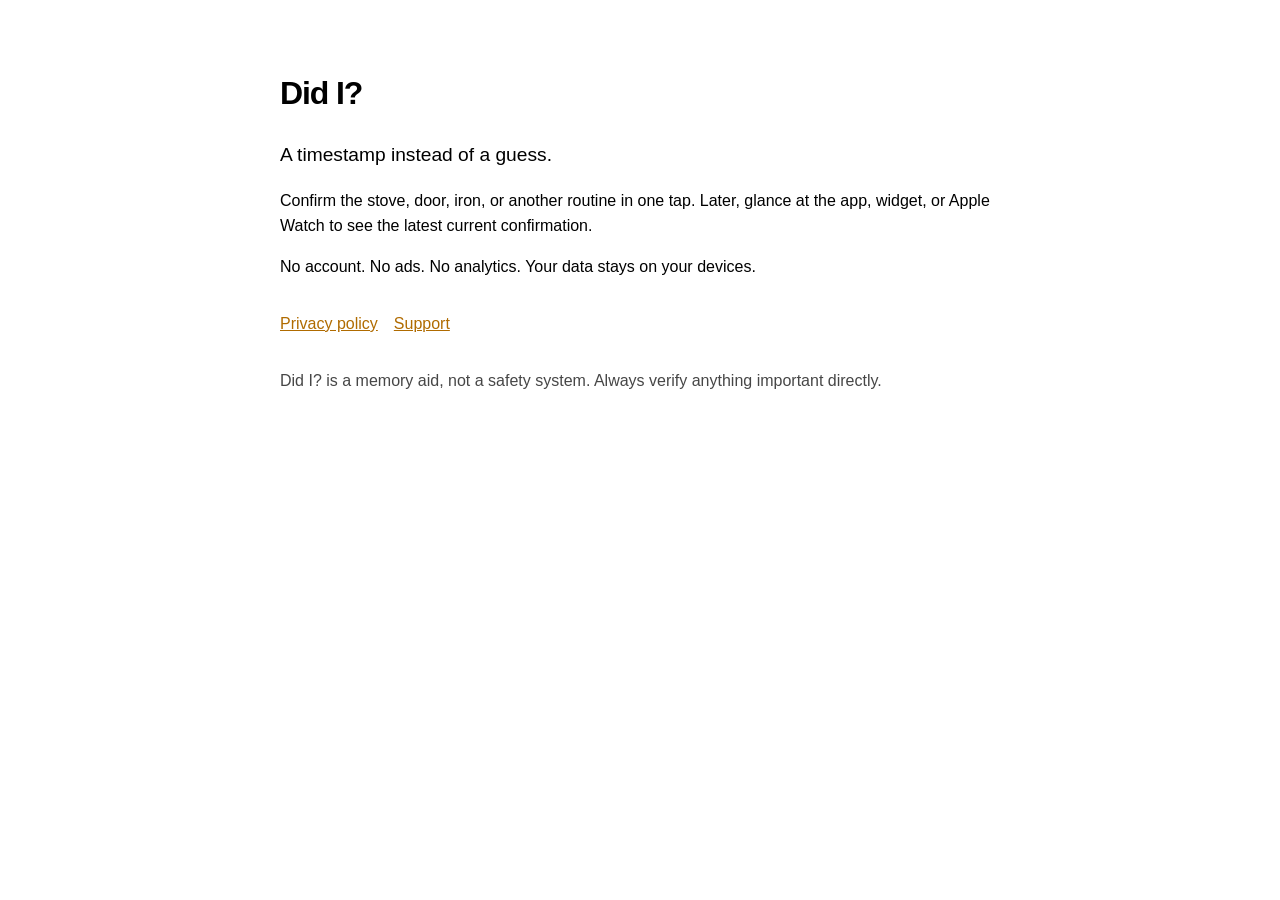
<file: docs/index.html>
<!doctype html>
<html lang="en">
<head>
  <meta charset="utf-8">
  <meta name="viewport" content="width=device-width, initial-scale=1">
  <title>Did I? — one-tap confirmation</title>
  <meta name="description" content="A private one-tap memory aid for everyday household checks.">
  <link rel="stylesheet" href="styles.css">
</head>
<body>
  <main>
    <h1>Did I?</h1>
    <p class="lede">A timestamp instead of a guess.</p>
    <p>Confirm the stove, door, iron, or another routine in one tap. Later, glance at the app, widget, or Apple Watch to see the latest current confirmation.</p>
    <p>No account. No ads. No analytics. Your data stays on your devices.</p>
    <nav aria-label="Information">
      <a href="privacy/">Privacy policy</a>
      <a href="support/">Support</a>
    </nav>
    <p class="note">Did I? is a memory aid, not a safety system. Always verify anything important directly.</p>
  </main>
</body>
</html>
</file>
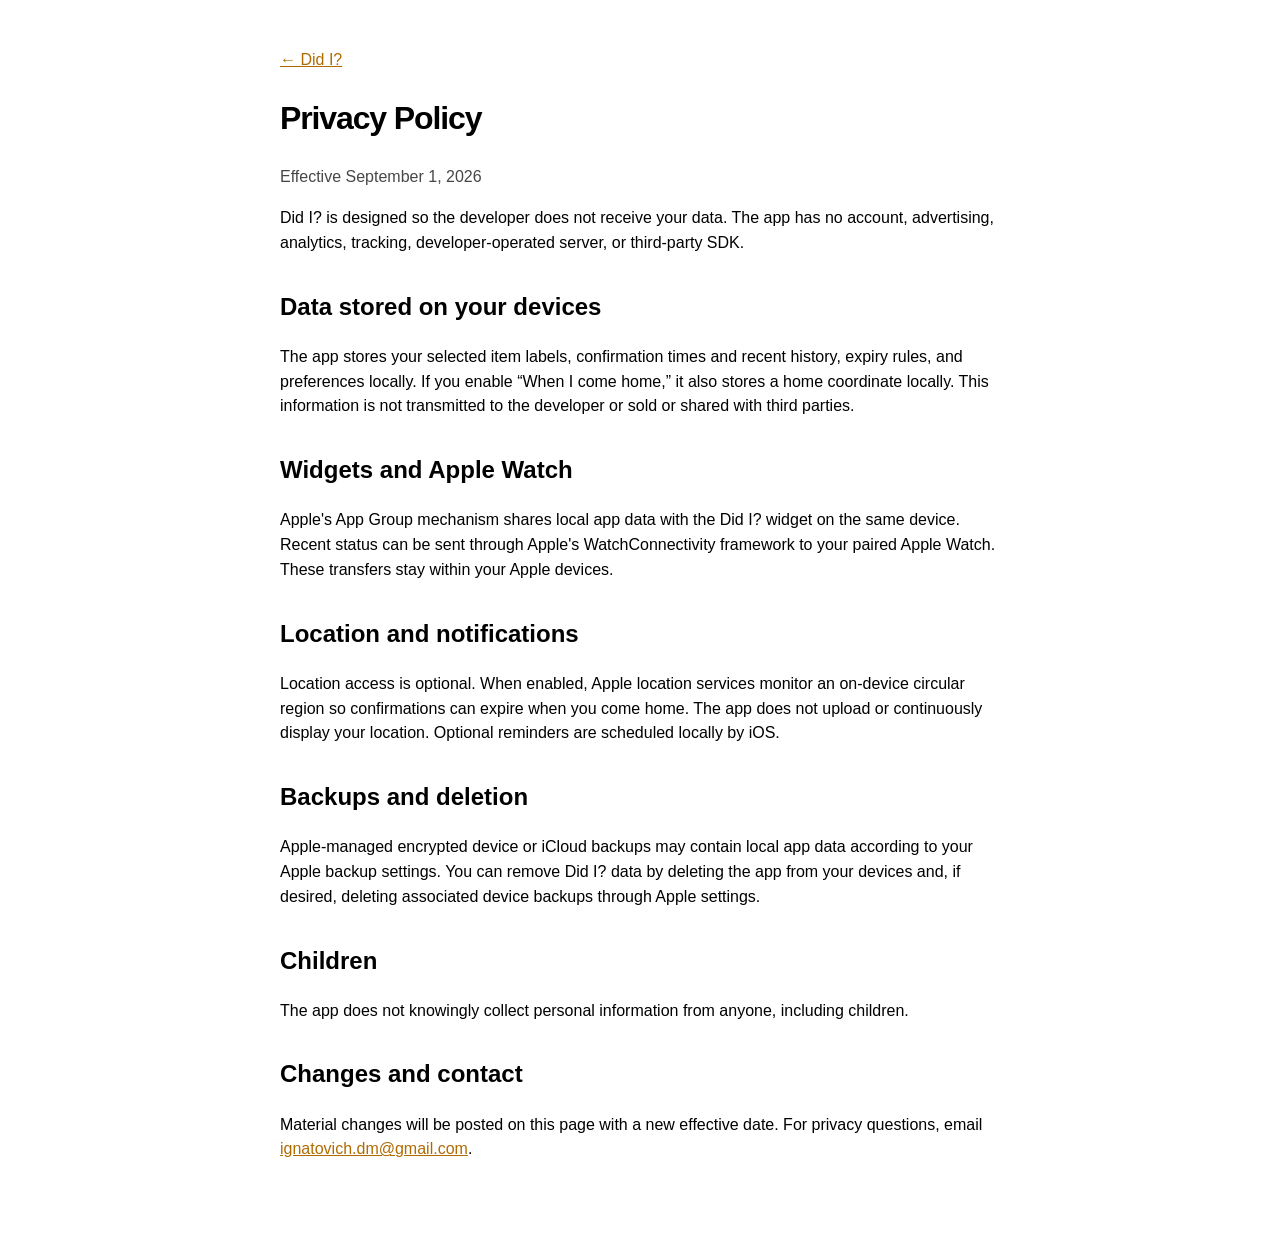
<file: docs/privacy/index.html>
<!doctype html>
<html lang="en">
<head>
  <meta charset="utf-8">
  <meta name="viewport" content="width=device-width, initial-scale=1">
  <title>Privacy Policy — Did I?</title>
  <link rel="stylesheet" href="../styles.css">
</head>
<body>
  <main>
    <a href="../">← Did I?</a>
    <h1>Privacy Policy</h1>
    <p class="note">Effective September 1, 2026</p>
    <p>Did I? is designed so the developer does not receive your data. The app has no account, advertising, analytics, tracking, developer-operated server, or third-party SDK.</p>

    <h2>Data stored on your devices</h2>
    <p>The app stores your selected item labels, confirmation times and recent history, expiry rules, and preferences locally. If you enable “When I come home,” it also stores a home coordinate locally. This information is not transmitted to the developer or sold or shared with third parties.</p>

    <h2>Widgets and Apple Watch</h2>
    <p>Apple's App Group mechanism shares local app data with the Did I? widget on the same device. Recent status can be sent through Apple's WatchConnectivity framework to your paired Apple Watch. These transfers stay within your Apple devices.</p>

    <h2>Location and notifications</h2>
    <p>Location access is optional. When enabled, Apple location services monitor an on-device circular region so confirmations can expire when you come home. The app does not upload or continuously display your location. Optional reminders are scheduled locally by iOS.</p>

    <h2>Backups and deletion</h2>
    <p>Apple-managed encrypted device or iCloud backups may contain local app data according to your Apple backup settings. You can remove Did I? data by deleting the app from your devices and, if desired, deleting associated device backups through Apple settings.</p>

    <h2>Children</h2>
    <p>The app does not knowingly collect personal information from anyone, including children.</p>

    <h2>Changes and contact</h2>
    <p>Material changes will be posted on this page with a new effective date. For privacy questions, email <a href="mailto:ignatovich.dm@gmail.com">ignatovich.dm@gmail.com</a>.</p>
  </main>
</body>
</html>
</file>
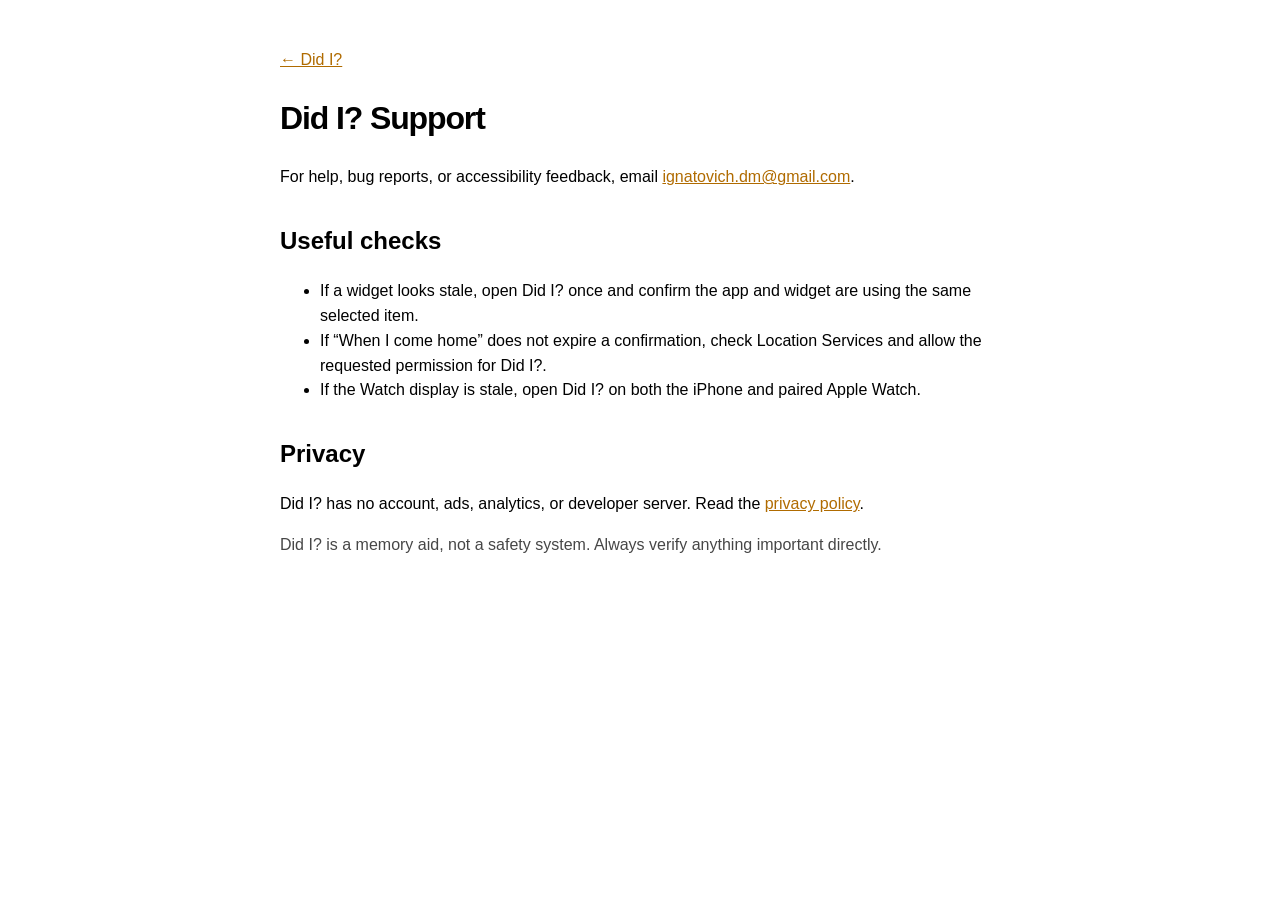
<file: docs/support/index.html>
<!doctype html>
<html lang="en">
<head>
  <meta charset="utf-8">
  <meta name="viewport" content="width=device-width, initial-scale=1">
  <title>Support — Did I?</title>
  <link rel="stylesheet" href="../styles.css">
</head>
<body>
  <main>
    <a href="../">← Did I?</a>
    <h1>Did I? Support</h1>
    <p>For help, bug reports, or accessibility feedback, email <a href="mailto:ignatovich.dm@gmail.com">ignatovich.dm@gmail.com</a>.</p>

    <h2>Useful checks</h2>
    <ul>
      <li>If a widget looks stale, open Did I? once and confirm the app and widget are using the same selected item.</li>
      <li>If “When I come home” does not expire a confirmation, check Location Services and allow the requested permission for Did I?.</li>
      <li>If the Watch display is stale, open Did I? on both the iPhone and paired Apple Watch.</li>
    </ul>

    <h2>Privacy</h2>
    <p>Did I? has no account, ads, analytics, or developer server. Read the <a href="../privacy/">privacy policy</a>.</p>

    <p class="note">Did I? is a memory aid, not a safety system. Always verify anything important directly.</p>
  </main>
</body>
</html>
</file>
<file: docs/styles.css>
:root { color-scheme: light dark; font-family: -apple-system, BlinkMacSystemFont, "Segoe UI", sans-serif; line-height: 1.55; }
body { max-width: 720px; margin: 0 auto; padding: 48px 24px 80px; }
h1 { letter-spacing: -0.035em; }
h2 { margin-top: 2rem; }
a { color: #b06b00; }
.lede { font-size: 1.2rem; }
.note { opacity: .72; }
nav { display: flex; gap: 1rem; margin: 2rem 0; flex-wrap: wrap; }
</file>
